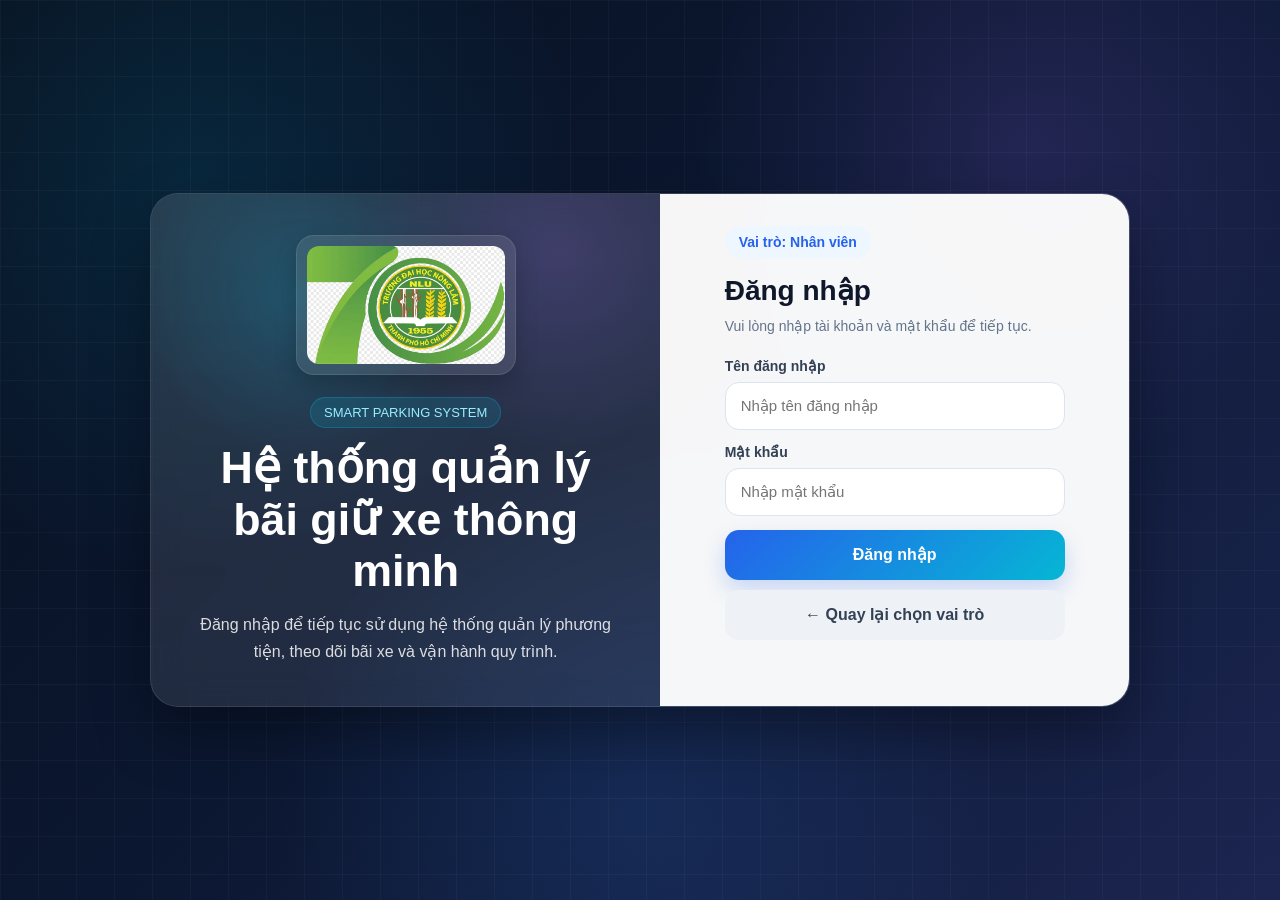
<file: static/login.html>
<!DOCTYPE html>
<html lang="vi">
<head>
  <meta charset="UTF-8" />
  <meta name="viewport" content="width=device-width, initial-scale=1.0" />
  <title>Đăng nhập - Hệ thống bãi giữ xe</title>
  <style>
  * { box-sizing: border-box; margin: 0; padding: 0; }

  body {
    min-height: 100vh;
    font-family: Arial, Helvetica, sans-serif;
    color: #fff;
    background:
      radial-gradient(circle at 15% 20%, rgba(0, 209, 255, 0.10), transparent 30%),
      radial-gradient(circle at 80% 16%, rgba(128, 90, 213, 0.18), transparent 26%),
      radial-gradient(circle at 50% 90%, rgba(47, 128, 237, 0.14), transparent 35%),
      linear-gradient(135deg, #081120 0%, #0b1730 45%, #1b2550 100%);
    position: relative;
    overflow: hidden;
  }

  body::before {
    content: "";
    position: absolute;
    inset: 0;
    background-image:
      linear-gradient(rgba(255,255,255,0.03) 1px, transparent 1px),
      linear-gradient(90deg, rgba(255,255,255,0.03) 1px, transparent 1px);
    background-size: 38px 38px;
    pointer-events: none;
  }

  .page {
    position: relative;
    z-index: 1;
    min-height: 100vh;
    display: flex;
    align-items: center;
    justify-content: center;
    padding: 24px;
  }

  .login-wrap {
    width: 100%;
    max-width: 980px;
    display: grid;
    grid-template-columns: 1fr 0.92fr;
    overflow: hidden;
    border-radius: 28px;
    background: rgba(255,255,255,0.07);
    backdrop-filter: blur(14px);
    border: 1px solid rgba(255,255,255,0.12);
    box-shadow: 0 26px 56px rgba(0,0,0,0.34);
  }

  .hero {
    padding: 34px 34px;
    background:
      linear-gradient(180deg, rgba(255,255,255,0.06), rgba(255,255,255,0.02)),
      radial-gradient(circle at 30% 20%, rgba(0,209,255,0.16), transparent 30%),
      radial-gradient(circle at 80% 12%, rgba(128,90,213,0.24), transparent 32%);
    display: flex;
    flex-direction: column;
    justify-content: center;
    align-items: center;
    text-align: center;
  }

  .logo-box {
    width: 220px;
    margin-bottom: 22px;
    padding: 10px;
    border-radius: 18px;
    background: rgba(255,255,255,0.10);
    border: 1px solid rgba(255,255,255,0.10);
    box-shadow: 0 10px 22px rgba(0,0,0,0.20);
  }

  .logo-box img {
    width: 100%;
    display: block;
    border-radius: 12px;
    background: rgba(255,255,255,0.94);
  }

  .tag {
    display: inline-block;
    margin-bottom: 14px;
    padding: 7px 13px;
    border-radius: 999px;
    background: rgba(0, 209, 255, 0.12);
    border: 1px solid rgba(0, 209, 255, 0.22);
    color: #9bedff;
    font-size: 13px;
  }

  .hero h1 {
    font-size: clamp(28px, 3.5vw, 46px);
    line-height: 1.15;
    margin-bottom: 14px;
    font-weight: 800;
    max-width: 470px;
  }

  .hero p {
    font-size: 16px;
    color: rgba(255,255,255,0.84);
    line-height: 1.7;
    max-width: 470px;
  }

  .form-side {
    background: rgba(255,255,255,0.96);
    color: #111827;
    padding: 32px 26px;
    display: flex;
    align-items: center;
    justify-content: center;
  }

  .form-box {
    width: 100%;
    max-width: 340px;
  }

  .role-pill {
    display: inline-block;
    padding: 8px 14px;
    border-radius: 999px;
    background: #eef6ff;
    color: #2563eb;
    font-weight: 700;
    font-size: 14px;
    margin-bottom: 16px;
  }

  .form-box h2 {
    font-size: 28px;
    margin-bottom: 8px;
    font-weight: 800;
    color: #0f172a;
  }

  .form-box p {
    color: #64748b;
    margin-bottom: 20px;
    line-height: 1.6;
    font-size: 14px;
  }

  .field {
    margin-bottom: 14px;
  }

  .field label {
    display: block;
    margin-bottom: 8px;
    font-size: 14px;
    font-weight: 700;
    color: #334155;
  }

  .field input {
    width: 100%;
    height: 48px;
    border-radius: 14px;
    border: 1px solid #dbe4f0;
    outline: none;
    padding: 0 15px;
    font-size: 15px;
    transition: .2s ease;
    background: #fff;
  }

  .field input:focus {
    border-color: #2563eb;
    box-shadow: 0 0 0 4px rgba(37, 99, 235, 0.12);
  }

  .actions {
    display: flex;
    flex-direction: column;
    gap: 10px;
    margin-top: 8px;
  }

  .btn {
    height: 50px;
    border: none;
    border-radius: 14px;
    cursor: pointer;
    font-size: 16px;
    font-weight: 800;
    transition: .2s ease;
  }

  .btn-primary {
    color: #fff;
    background: linear-gradient(135deg, #2563eb, #06b6d4);
    box-shadow: 0 10px 22px rgba(37,99,235,0.22);
  }

  .btn-primary:hover {
    transform: translateY(-1px);
    filter: brightness(1.03);
  }

  .btn-secondary {
    background: #eef2f7;
    color: #334155;
  }

  .btn-secondary:hover {
    background: #e5ebf3;
  }

  .msg {
    min-height: 22px;
    margin-top: 12px;
    font-size: 14px;
    font-weight: 600;
  }

  .msg.error { color: #dc2626; }
  .msg.ok { color: #16a34a; }

  @media (max-width: 860px) {
    .login-wrap {
      grid-template-columns: 1fr;
    }

    .hero {
      padding: 28px 22px;
    }

    .logo-box {
      width: 180px;
    }

    .form-side {
      padding: 26px 18px;
    }
  }
</style>
</head>
<body>
  <div class="page">
    <div class="login-wrap">
      <div class="hero">
        <div class="logo-box">
          <img src="/static/logo2.png" alt="Logo trường">
        </div>
        <div class="tag">SMART PARKING SYSTEM</div>
        <h1>Hệ thống quản lý bãi giữ xe thông minh</h1>
        <p>
          Đăng nhập để tiếp tục sử dụng hệ thống quản lý phương tiện, theo dõi bãi xe và vận hành quy trình.
        </p>
      </div>

      <div class="form-side">
        <div class="form-box">
          <div class="role-pill" id="rolePill">Vai trò: Nhân viên</div>
          <h2>Đăng nhập</h2>
          <p>Vui lòng nhập tài khoản và mật khẩu để tiếp tục.</p>

          <div class="field">
            <label for="username">Tên đăng nhập</label>
            <input id="username" type="text" placeholder="Nhập tên đăng nhập">
          </div>

          <div class="field">
            <label for="password">Mật khẩu</label>
            <input id="password" type="password" placeholder="Nhập mật khẩu">
          </div>

          <div class="actions">
            <button class="btn btn-primary" id="btnLogin">Đăng nhập</button>
            <button class="btn btn-secondary" id="btnBack">← Quay lại chọn vai trò</button>
          </div>

          <div class="msg" id="msg"></div>
        </div>
      </div>
    </div>
  </div>

  <script>
    const qs = new URLSearchParams(location.search);
    const role = (qs.get("role") || "staff").toLowerCase();

    const rolePill = document.getElementById("rolePill");
    const msg = document.getElementById("msg");
    const btnLogin = document.getElementById("btnLogin");
    const btnBack = document.getElementById("btnBack");
    const username = document.getElementById("username");
    const password = document.getElementById("password");

    rolePill.textContent = role === "admin" ? "Vai trò: Quản trị viên" : "Vai trò: Nhân viên";

    btnBack.onclick = () => {
      location.href = "/role";
    };

    function setMsg(text, ok = false) {
      msg.textContent = text;
      msg.className = ok ? "msg ok" : "msg error";
    }

    async function login() {
      const user = username.value.trim();
      const pass = password.value.trim();

      if (!user || !pass) {
        setMsg("Vui lòng nhập tên đăng nhập và mật khẩu.");
        return;
      }

      btnLogin.disabled = true;
      btnLogin.textContent = "Đang đăng nhập...";
      setMsg("");

      try {
        const res = await fetch("/api/login", {
          method: "POST",
          headers: { "Content-Type": "application/json" },
          body: JSON.stringify({
            username: user,
            password: pass,
            role: role
          })
        });

        const data = await res.json();

        if (!data.ok) {
          setMsg(data.msg || "Đăng nhập thất bại.");
          btnLogin.disabled = false;
          btnLogin.textContent = "Đăng nhập";
          return;
        }

        setMsg("Đăng nhập thành công.", true);
        setTimeout(() => {
          location.href = "/";
        }, 400);

      } catch (e) {
        setMsg("Không kết nối được máy chủ.");
        btnLogin.disabled = false;
        btnLogin.textContent = "Đăng nhập";
      }
    }

    btnLogin.onclick = login;

    password.addEventListener("keydown", (e) => {
      if (e.key === "Enter") login();
    });

    username.addEventListener("keydown", (e) => {
      if (e.key === "Enter") login();
    });
  </script>
</body>
</html>
</file>
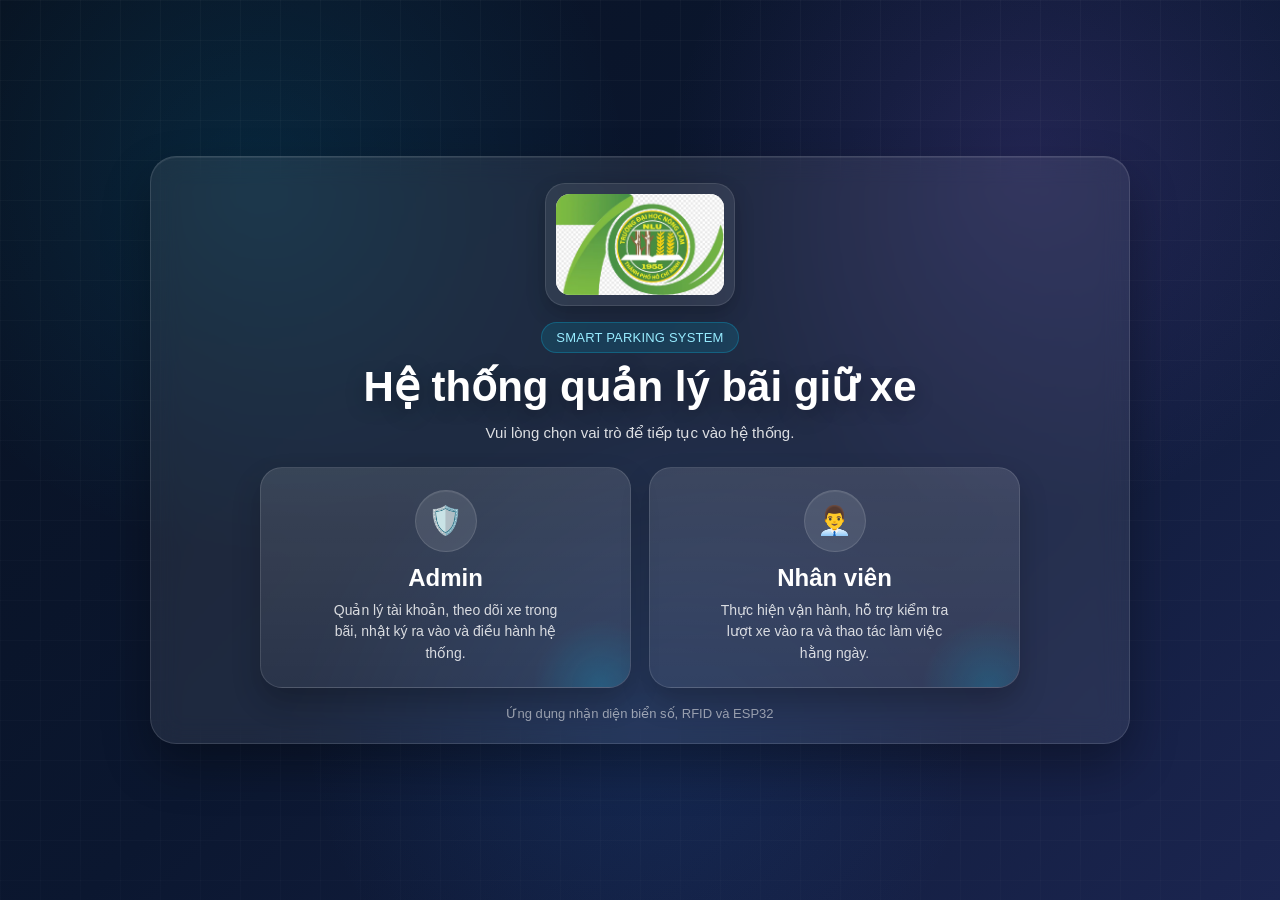
<file: static/role.html>
<!DOCTYPE html>
<html lang="vi">
<head>
  <meta charset="UTF-8" />
  <meta name="viewport" content="width=device-width, initial-scale=1.0" />
  <title>Chọn vai trò - Hệ thống bãi giữ xe</title>
  <style>
    * { box-sizing: border-box; margin: 0; padding: 0; }

    body {
      min-height: 100vh;
      font-family: Arial, Helvetica, sans-serif;
      color: #fff;
      overflow-x: hidden;
      background:
        radial-gradient(circle at 20% 20%, rgba(0, 209, 255, 0.10), transparent 30%),
        radial-gradient(circle at 80% 18%, rgba(128, 90, 213, 0.18), transparent 28%),
        radial-gradient(circle at 50% 80%, rgba(47, 128, 237, 0.12), transparent 35%),
        linear-gradient(135deg, #081120 0%, #0b1730 45%, #1b2550 100%);
      position: relative;
    }

    body::before {
      content: "";
      position: absolute;
      inset: 0;
      background-image:
        linear-gradient(rgba(255,255,255,0.03) 1px, transparent 1px),
        linear-gradient(90deg, rgba(255,255,255,0.03) 1px, transparent 1px);
      background-size: 40px 40px;
      mask-image: linear-gradient(to bottom, rgba(0,0,0,0.9), rgba(0,0,0,0.55));
      pointer-events: none;
    }

    .page {
      position: relative;
      z-index: 1;
      min-height: 100vh;
      display: flex;
      align-items: center;
      justify-content: center;
      padding: 18px;
    }

    .panel {
      width: 100%;
      max-width: 980px;
      border-radius: 26px;
      padding: 26px 28px 22px;
      background: rgba(255,255,255,0.08);
      backdrop-filter: blur(14px);
      border: 1px solid rgba(255,255,255,0.12);
      box-shadow:
        0 22px 48px rgba(0,0,0,0.32),
        inset 0 1px 0 rgba(255,255,255,0.08);
      text-align: center;
    }

    .logo-box {
      width: 190px;
      max-width: 60%;
      margin: 0 auto 16px;
      padding: 10px;
      border-radius: 20px;
      background: rgba(255,255,255,0.08);
      border: 1px solid rgba(255,255,255,0.10);
      box-shadow: 0 8px 20px rgba(0,0,0,0.20);
    }

    .logo-box img {
      width: 100%;
      display: block;
      object-fit: contain;
      border-radius: 14px;
      background: rgba(255,255,255,0.92);
    }

    .badge {
      display: inline-block;
      margin-bottom: 10px;
      padding: 7px 14px;
      border-radius: 999px;
      background: rgba(0, 209, 255, 0.12);
      border: 1px solid rgba(0, 209, 255, 0.24);
      color: #97ecff;
      font-size: 13px;
      letter-spacing: 0.2px;
    }

    h1 {
      font-size: clamp(26px, 4vw, 42px);
      font-weight: 800;
      line-height: 1.15;
      margin-bottom: 10px;
      text-shadow: 0 6px 20px rgba(0,0,0,0.3);
    }

    .sub {
      max-width: 720px;
      margin: 0 auto 22px;
      font-size: 15px;
      color: rgba(255,255,255,0.85);
      line-height: 1.6;
    }

    .role-grid {
      display: grid;
      grid-template-columns: repeat(2, minmax(220px, 1fr));
      gap: 18px;
      max-width: 760px;
      margin: 0 auto;
    }

    .role-card {
      position: relative;
      overflow: hidden;
      border: 1px solid rgba(255,255,255,0.12);
      border-radius: 22px;
      background: linear-gradient(180deg, rgba(255,255,255,0.12), rgba(255,255,255,0.06));
      box-shadow: 0 14px 28px rgba(0,0,0,0.22);
      transition: transform .22s ease, box-shadow .22s ease, border-color .22s ease;
      text-decoration: none;
      color: #fff;
      padding: 22px 18px;
      min-height: 170px;
      display: flex;
      flex-direction: column;
      justify-content: center;
      align-items: center;
    }

    .role-card:hover {
      transform: translateY(-5px);
      border-color: rgba(0, 209, 255, 0.34);
      box-shadow: 0 20px 36px rgba(0,0,0,0.28);
    }

    .role-card::after {
      content: "";
      position: absolute;
      inset: auto -40px -70px auto;
      width: 140px;
      height: 140px;
      background: radial-gradient(circle, rgba(0,209,255,.18), transparent 68%);
      pointer-events: none;
    }

    .icon {
      width: 62px;
      height: 62px;
      border-radius: 50%;
      display: grid;
      place-items: center;
      font-size: 28px;
      background: rgba(255,255,255,0.10);
      border: 1px solid rgba(255,255,255,0.12);
      box-shadow: inset 0 1px 0 rgba(255,255,255,0.08);
      margin-bottom: 12px;
    }

    .role-title {
      font-size: 24px;
      font-weight: 800;
      margin-bottom: 8px;
    }

    .role-desc {
      font-size: 14px;
      line-height: 1.55;
      color: rgba(255,255,255,0.82);
      max-width: 240px;
    }

    .footer-note {
      margin-top: 18px;
      font-size: 13px;
      color: rgba(255,255,255,0.56);
    }

    @media (max-width: 760px) {
      .panel {
        padding: 22px 16px 18px;
      }

      .role-grid {
        grid-template-columns: 1fr;
      }

      .logo-box {
        width: 160px;
      }

      .role-card {
        min-height: 150px;
      }
    }
  </style>
</head>
<body>
  <div class="page">
    <div class="panel">
      <div class="logo-box">
        <img src="/static/logo2.png" alt="Logo trường">
      </div>

      <div class="badge">SMART PARKING SYSTEM</div>
      <h1>Hệ thống quản lý bãi giữ xe</h1>
      <p class="sub">Vui lòng chọn vai trò để tiếp tục vào hệ thống.</p>

      <div class="role-grid">
        <a class="role-card" href="/login?role=admin">
          <div class="icon">🛡️</div>
          <div class="role-title">Admin</div>
          <div class="role-desc">Quản lý tài khoản, theo dõi xe trong bãi, nhật ký ra vào và điều hành hệ thống.</div>
        </a>

        <a class="role-card" href="/login?role=staff">
          <div class="icon">👨‍💼</div>
          <div class="role-title">Nhân viên</div>
          <div class="role-desc">Thực hiện vận hành, hỗ trợ kiểm tra lượt xe vào ra và thao tác làm việc hằng ngày.</div>
        </a>
      </div>

      <div class="footer-note">Ứng dụng nhận diện biển số, RFID và ESP32</div>
    </div>
  </div>
</body>
</html>
</file>
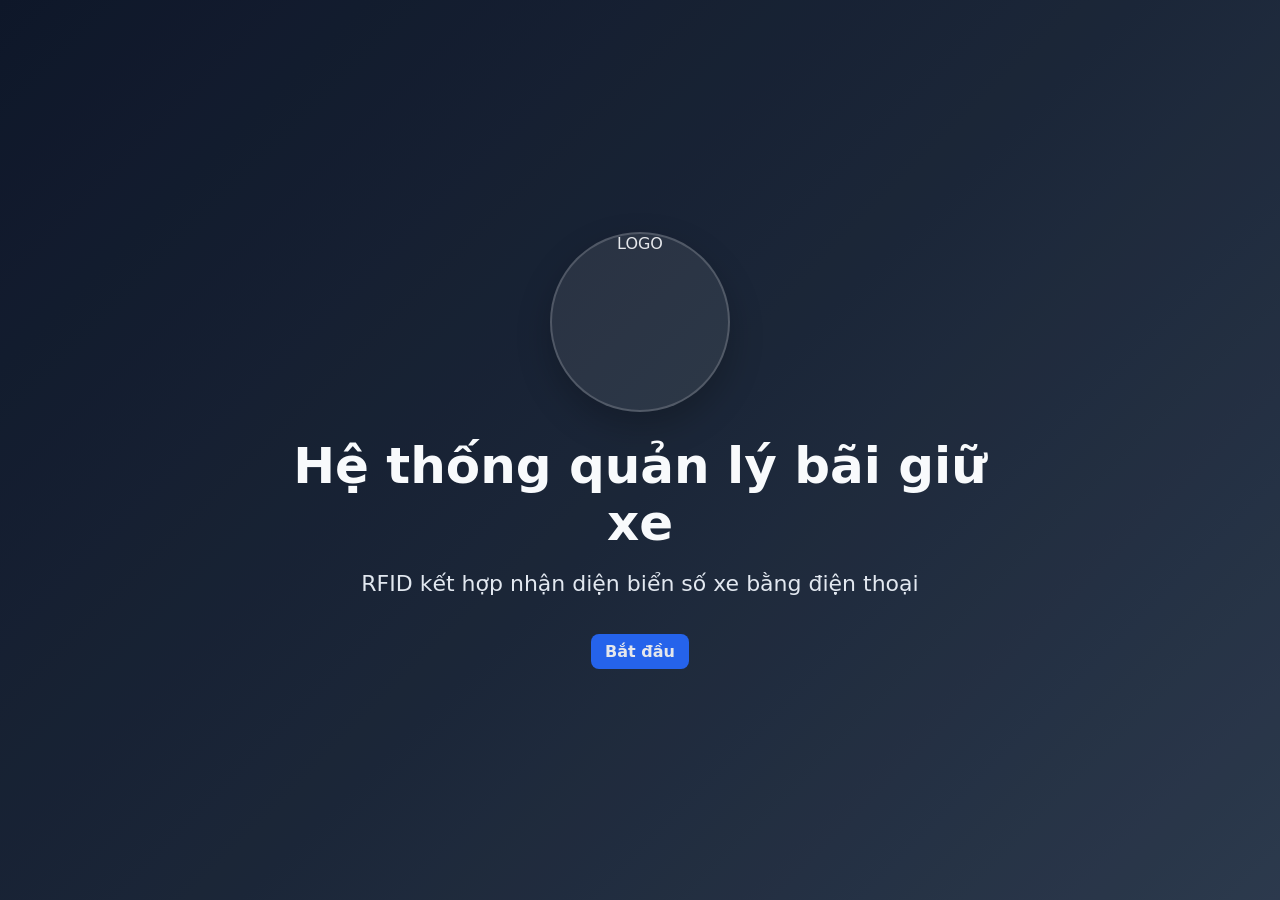
<file: static/welcome.html>
<!DOCTYPE html>
<html lang="vi">
<head>
  <meta charset="UTF-8" />
  <title>Chào mừng - Hệ thống bãi giữ xe</title>
  <meta name="viewport" content="width=device-width, initial-scale=1.0" />
  <link rel="stylesheet" href="/static/styles.css" />
</head>
<body class="landing-page">
  <div class="overlay"></div>

  <div class="landing-card">
    <div class="logo-box">
      <div class="logo-circle">LOGO</div>
    </div>

    <h1>Hệ thống quản lý bãi giữ xe</h1>
    <p class="landing-sub">RFID kết hợp nhận diện biển số xe bằng điện thoại</p>

    <a href="/role" class="btn primary start-btn">Bắt đầu</a>
  </div>
</body>
</html>
</file>
<file: static/styles.css>
* {
  box-sizing: border-box;
  font-family: system-ui, -apple-system, BlinkMacSystemFont, sans-serif;
}

body {
  margin: 0;
  background: #0f172a;
  color: #e5e7eb;
}

h1, h2, h3 {
  margin: 0.5em 0;
}

.container {
  max-width: 1200px;
  margin: auto;
  padding: 16px;
}

.row {
  display: flex;
  flex-wrap: wrap;
  gap: 12px;
}

.col {
  flex: 1;
  min-width: 240px;
}

.header {
  display: flex;
  justify-content: space-between;
  align-items: center;
  margin-bottom: 16px;
  gap: 12px;
}

.header h1 {
  font-size: 22px;
}

.header-actions {
  display: flex;
  align-items: center;
  gap: 8px;
  flex-wrap: wrap;
}

.btn {
  padding: 8px 14px;
  border-radius: 8px;
  border: none;
  cursor: pointer;
  font-weight: 600;
  background: #334155;
  color: #e5e7eb;
  text-decoration: none;
  display: inline-block;
}

.btn:hover {
  background: #475569;
}

.btn.small {
  padding: 6px 10px;
  font-size: 13px;
}

.btn.primary {
  background: #2563eb;
}

.btn.primary:hover {
  background: #1d4ed8;
}

.btn.danger {
  background: #dc2626;
}

.btn.danger:hover {
  background: #b91c1c;
}

.tagIn,
.tagOut {
  color: #fff;
  padding: 4px 8px;
  border-radius: 999px;
  font-size: 12px;
  font-weight: 600;
}

.tagIn { background: #16a34a; }
.tagOut { background: #dc2626; }

.pill {
  background: #1e293b;
  padding: 8px 12px;
  border-radius: 999px;
  font-size: 14px;
  font-weight: 600;
}

.pillRed {
  background: #7f1d1d;
}

.filters {
  display: flex;
  flex-wrap: wrap;
  gap: 12px;
  margin-bottom: 12px;
}

.field {
  display: flex;
  flex-direction: column;
  gap: 4px;
  min-width: 140px;
}

.field.grow {
  flex: 1;
}

.field label {
  font-size: 12px;
  color: #94a3b8;
}

.field input,
.field select {
  padding: 8px 10px;
  border-radius: 8px;
  border: 1px solid #334155;
  background: #0f172a;
  color: #e5e7eb;
}

.field input:focus,
.field select:focus {
  outline: none;
  border-color: #2563eb;
}

.tableWrap {
  overflow-x: auto;
}

table {
  width: 100%;
  border-collapse: collapse;
  background: #020617;
  border-radius: 10px;
  overflow: hidden;
}

thead {
  background: #020617;
}

th, td {
  padding: 10px 8px;
  text-align: left;
  font-size: 14px;
  border-bottom: 1px solid #1e293b;
}

th {
  color: #94a3b8;
  font-weight: 600;
}

tbody tr:hover {
  background: #111827;
}

.muted {
  color: #94a3b8;
  font-style: italic;
}

.err {
  color: #f87171;
  font-weight: 600;
  margin-bottom: 8px;
}

.modal {
  position: fixed;
  inset: 0;
  background: rgba(0,0,0,0.6);
  display: flex;
  justify-content: center;
  align-items: center;
  z-index: 9999;
}

.modal.hidden,
.hidden {
  display: none !important;
}

.modalContent {
  background: #020617;
  padding: 16px;
  border-radius: 12px;
  max-width: 90%;
  max-height: 90%;
}

.modalContent img {
  max-width: 100%;
  max-height: 70vh;
  border-radius: 8px;
}

.modalBox {
  background: #020617;
  padding: 16px;
  border-radius: 12px;
  max-width: 420px;
  width: 90%;
  color: #e5e7eb;
}

.modalBox img {
  width: 100%;
  max-height: 200px;
  object-fit: cover;
  background: #020617;
  border-radius: 8px;
}

.lost-fab {
  position: fixed;
  bottom: 20px;
  left: 20px;
  padding: 12px 18px;
  border-radius: 999px;
  background: #f59e0b;
  color: #000;
  border: none;
  font-weight: 700;
  cursor: pointer;
  z-index: 10000;
}

.lost-fab:hover {
  background: #d97706;
}

.lostCardItem {
  padding: 10px 0;
}

.lostCardActions {
  display: flex;
  gap: 8px;
  flex-wrap: wrap;
  margin-top: 8px;
}

/* welcome / role / login */
.landing-page,
.auth-bg {
  min-height: 100vh;
  position: relative;
  background: linear-gradient(135deg, #0f172a 0%, #1e293b 50%, #334155 100%);
}

.overlay {
  position: absolute;
  inset: 0;
  background: rgba(15, 23, 42, 0.18);
}

.landing-card,
.role-page-box,
.auth-card {
  position: relative;
  z-index: 2;
}

.landing-card {
  max-width: 760px;
  margin: 0 auto;
  min-height: 100vh;
  display: flex;
  flex-direction: column;
  justify-content: center;
  align-items: center;
  padding: 24px;
  text-align: center;
}

.role-landing-card {
  max-width: 860px;
}

.logo-box {
  display: flex;
  justify-content: center;
  margin-bottom: 26px;
}

.logo-circle {
  width: 180px;
  height: 180px;
  border-radius: 999px;
  background: rgba(255,255,255,0.08);
  border: 2px solid rgba(255,255,255,0.18);
  box-shadow: 0 14px 34px rgba(0,0,0,0.22);
}

.landing-card h1 {
  font-size: 50px;
  line-height: 1.15;
  margin: 0 0 14px;
  color: #f8fafc;
  font-weight: 800;
}

.landing-sub {
  max-width: 620px;
  margin: 0 auto 34px;
  color: #e2e8f0;
  font-size: 22px;
  line-height: 1.5;
}

.role-choice-grid {
  width: 100%;
  max-width: 620px;
  display: grid;
  grid-template-columns: repeat(2, 1fr);
  gap: 20px;
  margin-top: 8px;
}

.role-choice-card {
  text-decoration: none;
  color: #f8fafc;
  font-size: 28px;
  font-weight: 700;
  padding: 28px 20px;
  border-radius: 18px;
  background: rgba(255,255,255,0.08);
  border: 1px solid rgba(255,255,255,0.16);
  backdrop-filter: blur(10px);
  transition: transform .2s ease, border-color .2s ease, background .2s ease;
  box-shadow: 0 10px 30px rgba(0,0,0,0.16);
}

.role-choice-card:hover {
  transform: translateY(-4px);
  border-color: rgba(96,165,250,0.85);
  background: rgba(255,255,255,0.12);
}

.auth-page {
  min-height: 100vh;
  display: flex;
  align-items: center;
  justify-content: center;
  position: relative;
  z-index: 2;
  padding: 20px;
}

.auth-card {
  width: 100%;
  max-width: 460px;
  padding: 28px;
  border-radius: 18px;
}

.glass {
  background: rgba(15,23,42,0.70);
  border: 1px solid rgba(255,255,255,0.12);
  backdrop-filter: blur(12px);
  box-shadow: 0 20px 60px rgba(0,0,0,0.35);
}

.auth-topline {
  display: flex;
  justify-content: space-between;
  align-items: center;
  margin-bottom: 8px;
}

.back-link {
  color: #93c5fd;
  text-decoration: none;
}

.auth-sub {
  margin-bottom: 16px;
}

.auth-btn {
  width: 100%;
  margin-top: 10px;
}

.auth-links {
  margin-top: 10px;
  text-align: right;
}

.link-btn {
  background: none;
  border: none;
  color: #93c5fd;
  cursor: pointer;
  padding: 0;
}

.demo-box {
  margin-top: 16px;
  padding: 14px;
  border-radius: 12px;
  background: rgba(255,255,255,0.07);
  color: #cbd5e1;
  line-height: 1.7;
}

/* staff modal */
.staffModalBox {
  background: #020617;
  padding: 18px;
  border-radius: 14px;
  width: min(1100px, 95vw);
  max-height: 90vh;
  overflow: auto;
  border: 1px solid #1e293b;
}

.staffHeader {
  display: flex;
  justify-content: space-between;
  align-items: flex-start;
  gap: 12px;
  margin-bottom: 18px;
}

.staffSub {
  color: #94a3b8;
  font-size: 14px;
  margin-top: 4px;
}

.staffSectionTitle {
  font-size: 16px;
  font-weight: 700;
  margin: 18px 0 10px;
  color: #93c5fd;
}

.staffCreateBox {
  display: grid;
  grid-template-columns: repeat(4, 1fr);
  gap: 12px;
  margin-bottom: 20px;
  background: #0f172a;
  padding: 14px;
  border-radius: 12px;
  border: 1px solid #1e293b;
}

.staffActionWrap {
  display: flex;
  gap: 8px;
  flex-wrap: wrap;
}

.status-active {
  color: #4ade80;
  font-weight: 700;
}

.status-locked {
  color: #f87171;
  font-weight: 700;
}

@media (max-width: 900px) {
  .role-choice-grid {
    grid-template-columns: 1fr;
    max-width: 340px;
  }

  .role-choice-card {
    font-size: 22px;
    padding: 22px 18px;
  }

  .staffCreateBox {
    grid-template-columns: 1fr;
  }

  .staffHeader {
    flex-direction: column;
    align-items: flex-start;
  }

  .landing-card h1 {
    font-size: 34px;
  }

  .landing-sub {
    font-size: 18px;
  }

  .header {
    flex-direction: column;
    align-items: flex-start;
  }
}

@media (max-width: 768px) {
  .landing-card,
  .role-page-box {
    padding: 20px 16px;
  }

  .logo-circle {
    width: 120px;
    height: 120px;
  }

  .landing-card h1 {
    font-size: 32px;
    line-height: 1.2;
  }

  .landing-sub {
    font-size: 17px;
    line-height: 1.45;
    margin-bottom: 24px;
    max-width: 100%;
  }

  .role-choice-grid {
    grid-template-columns: 1fr;
    max-width: 300px;
    gap: 14px;
  }

  .role-choice-card {
    font-size: 22px;
    padding: 20px 16px;
    border-radius: 14px;
  }

  .auth-card {
    max-width: 100%;
    padding: 22px 16px;
    border-radius: 14px;
  }

  .auth-card h1 {
    font-size: 28px;
    line-height: 1.2;
  }

  .auth-sub {
    font-size: 15px;
  }

  .field input,
  .field select {
    font-size: 16px;
  }

  .auth-btn {
    font-size: 16px;
    padding: 12px 16px;
  }

  .container {
    padding: 12px;
  }

  .header-actions {
    width: 100%;
    gap: 8px;
  }

  .filters {
    flex-direction: column;
  }

  .field,
  .field.grow {
    width: 100%;
    min-width: 100%;
  }

  .staffCreateBox {
    grid-template-columns: 1fr;
  }

  .staffModalBox {
    width: 96vw;
    padding: 14px;
  }

  .lost-fab {
    left: 12px;
    bottom: 12px;
    padding: 10px 14px;
    font-size: 14px;
  }

  table {
    min-width: 720px;
  }
}
.role-logo-new {
  width: 320px;
  height: 150px;
  margin: 0 auto 28px;
  border-radius: 24px;
  background: url('/static/logo2.png?v=2') center/contain no-repeat;
  background-color: rgba(255,255,255,0.08);
  border: 2px solid rgba(255,255,255,0.16);
  box-shadow: 0 16px 36px rgba(0,0,0,0.25);
}
.role-body-new {
  margin: 0;
  min-height: 100vh;
  background: linear-gradient(135deg, #0f172a 0%, #1e293b 55%, #334155 100%);
  display: flex;
  align-items: center;
  justify-content: center;
}

.role-wrapper-new {
  width: 100%;
  max-width: 900px;
  padding: 20px 20px 32px;
  text-align: center;
}

.role-logo-new {
  width: 420px;
  height: 190px;
  margin: 0 auto 22px;
  border-radius: 28px;
  background: url('/static/logo2.png?v=3') center/contain no-repeat;
  background-color: rgba(255,255,255,0.08);
  border: 2px solid rgba(255,255,255,0.16);
  box-shadow: 0 16px 36px rgba(0,0,0,0.25);
}

.role-title-new {
  margin: 0 0 14px;
  font-size: 52px;
  line-height: 1.12;
  font-weight: 800;
  color: #f8fafc;
}

.role-subtitle-new {
  margin: 0 0 34px;
  font-size: 22px;
  line-height: 1.5;
  color: #e2e8f0;
}

.role-buttons-new {
  display: flex;
  justify-content: center;
  gap: 22px;
  flex-wrap: wrap;
}

.role-btn-new {
  min-width: 240px;
  padding: 22px 28px;
  border-radius: 18px;
  text-decoration: none;
  text-align: center;
  font-size: 30px;
  font-weight: 700;
  color: #f8fafc;
  background: rgba(255,255,255,0.08);
  border: 1px solid rgba(255,255,255,0.14);
  box-shadow: 0 10px 30px rgba(0,0,0,0.16);
  transition: transform 0.2s ease, background 0.2s ease, border-color 0.2s ease;
}

.role-btn-new:hover {
  transform: translateY(-4px);
  background: rgba(37,99,235,0.18);
  border-color: rgba(96,165,250,0.85);
}

@media (max-width: 768px) {
  .role-wrapper-new {
    padding: 24px 16px;
  }

  .role-logo-new {
    width: 120px;
    height: 110px;
    margin-bottom: 18px;
  }

  .role-title-new {
    font-size: 32px;
  }

  .role-subtitle-new {
    font-size: 17px;
    margin-bottom: 24px;
  }

  .role-buttons-new {
    flex-direction: column;
    align-items: center;
    gap: 14px;
  }

  .role-btn-new {
    width: 100%;
    max-width: 320px;
    min-width: unset;
    font-size: 22px;
    padding: 18px 20px;
  }
}
.tagNormal {
  display: inline-block;
  padding: 6px 10px;
  border-radius: 999px;
  font-size: 13px;
  font-weight: 700;
  background: rgba(34, 197, 94, 0.15);
  color: #22c55e;
}

.tagWarn {
  display: inline-block;
  padding: 6px 10px;
  border-radius: 999px;
  font-size: 13px;
  font-weight: 700;
  background: rgba(245, 158, 11, 0.15);
  color: #f59e0b;
}

.tagDanger {
  display: inline-block;
  padding: 6px 10px;
  border-radius: 999px;
  font-size: 13px;
  font-weight: 700;
  background: rgba(239, 68, 68, 0.15);
  color: #ef4444;
}
.slotGrid {
  display: grid;
  grid-template-columns: repeat(5, 160px);
  gap: 12px;
  margin: 10px 0 22px 0;
}

.slotCard {
  border-radius: 12px;
  padding: 12px 8px;
  text-align: center;
  border: 1px solid #334155;
  box-shadow: 0 4px 12px rgba(0,0,0,0.16);
}

.slotName {
  font-size: 13px;
  font-weight: 800;
  letter-spacing: 0.5px;
  margin-bottom: 6px;
}

.slotStatus {
  font-size: 15px;
  font-weight: 900;
}

.slotBusy {
  background: rgba(34, 197, 94, 0.18);
  border-color: #22c55e;
  color: #bbf7d0;
}

.slotEmpty {
  background: #1e293b;
  border-color: #475569;
  color: #e5e7eb;
}

@media (max-width: 800px) {
  .slotGrid {
    grid-template-columns: repeat(2, 1fr);
  }
}
</file>
